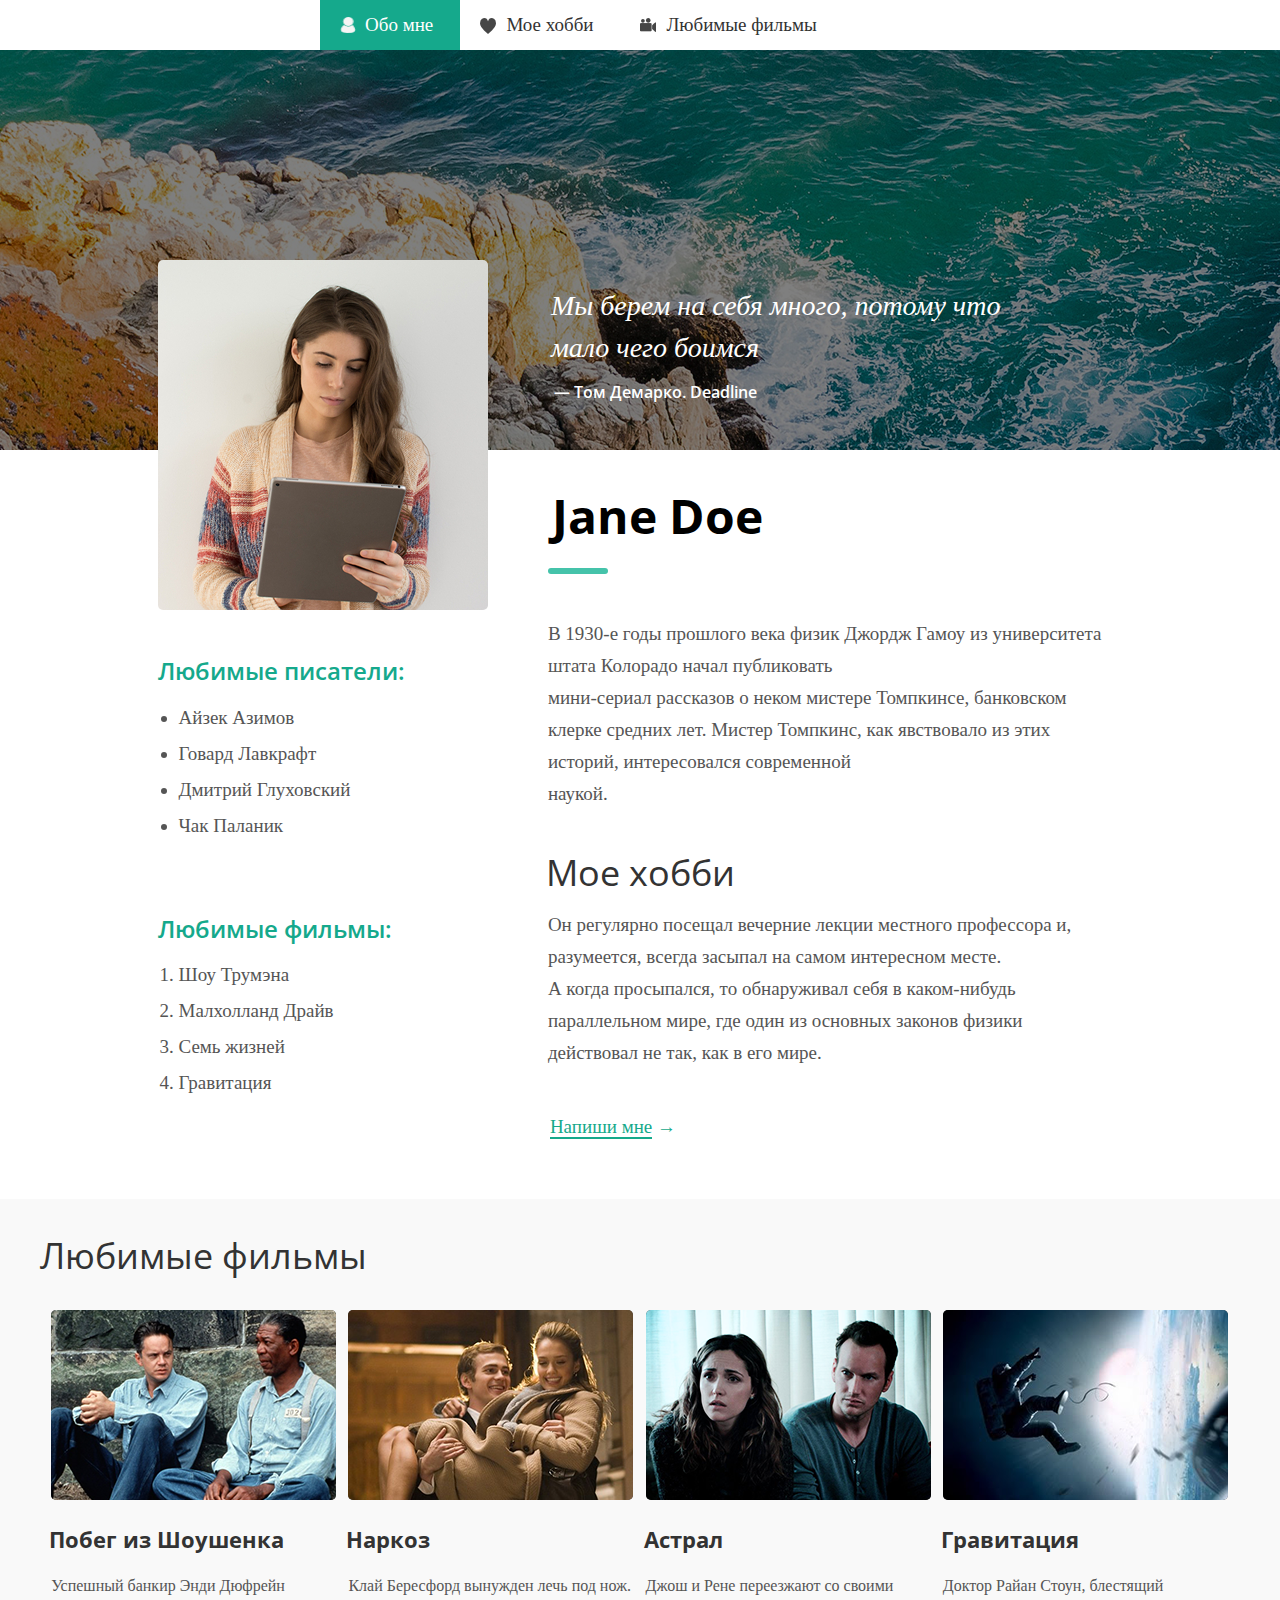
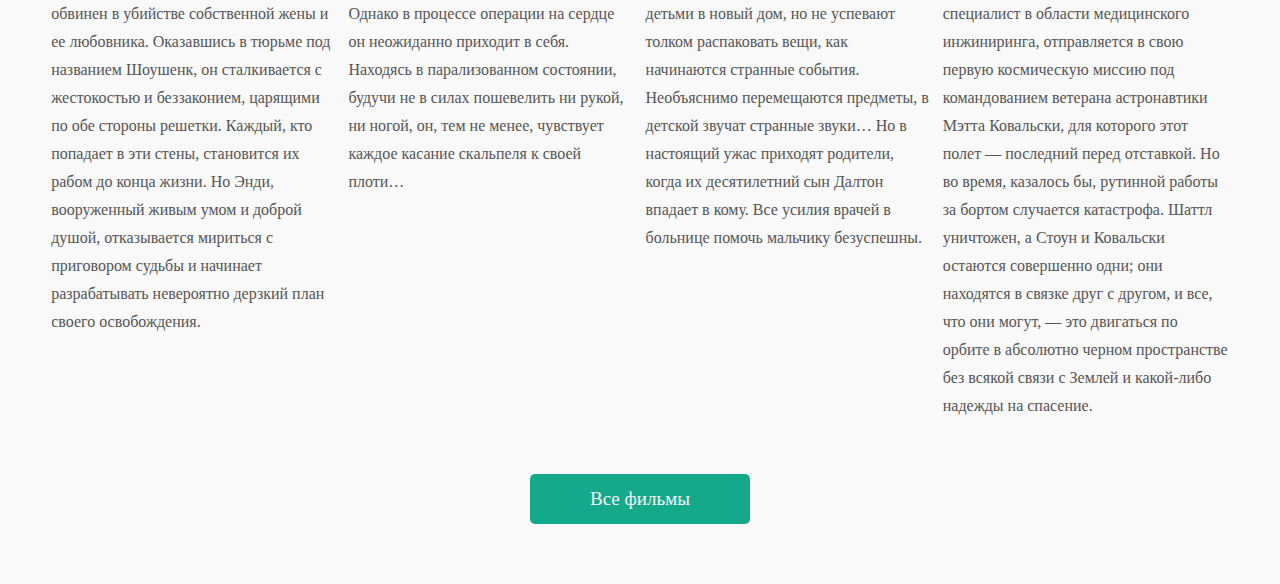
<file: lw6/index.html>
<!DOCTYPE html>
<html lang='ru'>
  <head>
    <meta charset="UTF-8" name="viewport" content="width=device-width, initial-scale=1.0, user-scalable=no" />
    <title>Jhon Doe</title>
    <link href="src/css/style.css" rel="stylesheet" />
    <link href="https://fonts.googleapis.com/css2?family=Open+Sans:wght@300;400;600;700&display=swap" rel="stylesheet" />
  </head>
  <body>
    <div class="flex-container">
      <div class="page-top">
        <nav class="navigation-menu">
          <a class="nav-ref-about" href="#aboutme">
            <img class="about-img" src="src/imgs/icon_about_me.png" alt="aboutme" />
            <h2 class="nav-ref-about__text">Обо мне</h2>
          </a>
          <a class="nav-ref-hobby" href="#hobby">
            <img class="hobby-img" src="src/imgs/icon_hobby.png" alt="hobby" />
            <h2 class="nav-ref-hobby__text">Мое хобби</h2>
          </a>
          <a class="nav-ref-films" href="#films">
            <img class="films-img" src="src/imgs/icon_video.png" alt="film" />
            <h2 class="nav-ref-films__text">Любимые фильмы</h2>
          </a>
        </nav>
        <div class="top-background"></div>
      </div>
      <div class="about-me">
        <div class="about-me-wrapper">
          <div class="about-me-grid">
            <img class="owners-img" src="src/imgs/me.jpg" alt="me" />
            <div class="quote">
              <h2 class="quote__content">
                Мы берем на себя много, потому что мало чего боимся
              </h2>
              <h2 class="quote__author">
                &mdash; Том Демарко. Deadline
              </h2>
            </div>
            <div class="page-owner">
              <h1 class="page-owner__name">
                Jane Doe
              </h1>
              <div class="rectangle"></div>
            </div>
            <div class="sidebar">
              <div class="list-of-authors">
                <h2 class="list-of-authors__header">Любимые писатели: </h2>
                <ul class="list-of-authors__list">
                    <li>Айзек Азимов</li>
                    <li>Говард Лавкрафт</li>
                    <li>Дмитрий Глуховский</li>
                    <li>Чак Паланик</li>
                </ul>
              </div>
              <div class="list-of-films">
                <h2 class="list-of-films__header">Любимые фильмы: </h2>
                <ol class="list-of-films__list">
                    <li>Шоу Трумэна</li>
                    <li>Малхолланд Драйв</li>
                    <li>Семь жизней</li>
                    <li>Гравитация</li>
                </ol>
              </div>
            </div>
            <div class="about-me-text">
              <a name="aboutme"></a>
              <p class="text__about-me">
                  В 1930-е годы прошлого века физик Джордж Гамоу из
                  университета штата Колорадо начал публиковать<br />
                  мини-сериал рассказов о неком мистере Томпкинсе,
                  банковском клерке средних лет. Мистер Томпкинс, как
                  явствовало из этих историй, интересовался современной<br />
                  наукой. 
              </p>
              <h2 class="text-header">Мое хобби</h2>
              <a name="hobby"></a>
              <p class="text__hobby">
                  Он регулярно посещал вечерние лекции местного профессора
                  и, разумеется, всегда засыпал на самом интересном месте.<br /> 
                  А когда просыпался, то обнаруживал себя в каком-нибудь 
                  параллельном мире, где один из основных законов физики 
                  действовал не так, как в его мире. 
              </p>
              <h2 class="ref-container"><a class="ref" href="#feedback">Напиши мне</a> &rarr;</h2>
            </div>
          </div>      
        </div>
      </div>
      <div class="films-area">
        <div class="films-area-wrapper">
          <p><a name="films"></a></p>
          <h2 class="films-area__name">Любимые фильмы</h2>
          <div class="films-area-content">
            <div class="film-container">
              <img class="film-img" src="src/imgs/film1.png" />
              <h2 class="film-name">Побег из Шоушенка</h2>
              <p class="film-description">
                Успешный банкир Энди Дюфрейн 
                обвинен в убийстве собственной 
                жены и ее любовника. Оказавшись в 
                тюрьме под названием Шоушенк, он 
                сталкивается с жестокостью и
                беззаконием, царящими по обе 
                стороны решетки. Каждый, кто 
                попадает в эти стены, становится их 
                рабом до конца жизни. Но Энди, 
                вооруженный живым умом и доброй 
                душой, отказывается мириться с 
                приговором судьбы и начинает 
                разрабатывать невероятно дерзкий 
                план своего освобождения.
              </p>
            </div> 
            <div class="film-container">
              <img class="film-img" src="src/imgs/film2.png" />
              <h2 class="film-name">Наркоз</h2>
              <p class="film-description">
                Клай Бересфорд вынужден лечь под 
                нож. Однако в процессе операции на 
                сердце он неожиданно приходит в 
                себя. Находясь в парализованном 
                состоянии, будучи не в силах 
                пошевелить ни рукой, ни ногой, он, 
                тем не менее, чувствует каждое 
                касание скальпеля к своей плоти…
              </p>              
            </div> 
            <div class="film-container">
              <img class="film-img" src="src/imgs/film3.png" />
              <h2 class="film-name">Астрал</h2>
              <p class="film-description">
                Джош и Рене переезжают со своими 
                детьми в новый дом, но не успевают 
                толком распаковать вещи, как 
                начинаются странные события. 
                Необъяснимо перемещаются 
                предметы, в детской звучат странные 
                звуки… Но в настоящий ужас 
                приходят родители, когда их 
                десятилетний сын Далтон впадает в 
                кому. Все усилия врачей в больнице 
                помочь мальчику безуспешны.
              </p>              
            </div> 
            <div class="film-container">
              <img class="film-img" src="src/imgs/film4.png" />
              <h2 class="film-name">Гравитация</h2>
              <p class="film-description">
                Доктор Райан Стоун, блестящий 
                специалист в области медицинского 
                инжиниринга, отправляется в свою 
                первую космическую миссию под 
                командованием ветерана 
                астронавтики Мэтта Ковальски, для 
                которого этот полет — последний 
                перед отставкой. Но во время, 
                казалось бы, рутинной работы за 
                бортом случается катастрофа. 
                Шаттл уничтожен, а Стоун и 
                Ковальски остаются совершенно 
                одни; они находятся в связке друг с 
                другом, и все, что они могут, — это 
                двигаться по орбите в абсолютно 
                черном пространстве без всякой 
                связи с Землей и какой-либо 
                надежды на спасение.
              </p>              
            </div> 
          </div>
          <a class="film-ref-container" href="#films">
            <h2 class="film-ref-text">Все фильмы</h2>
          </a>
        </div>
      </div>  
  </body>
</html>
</file>
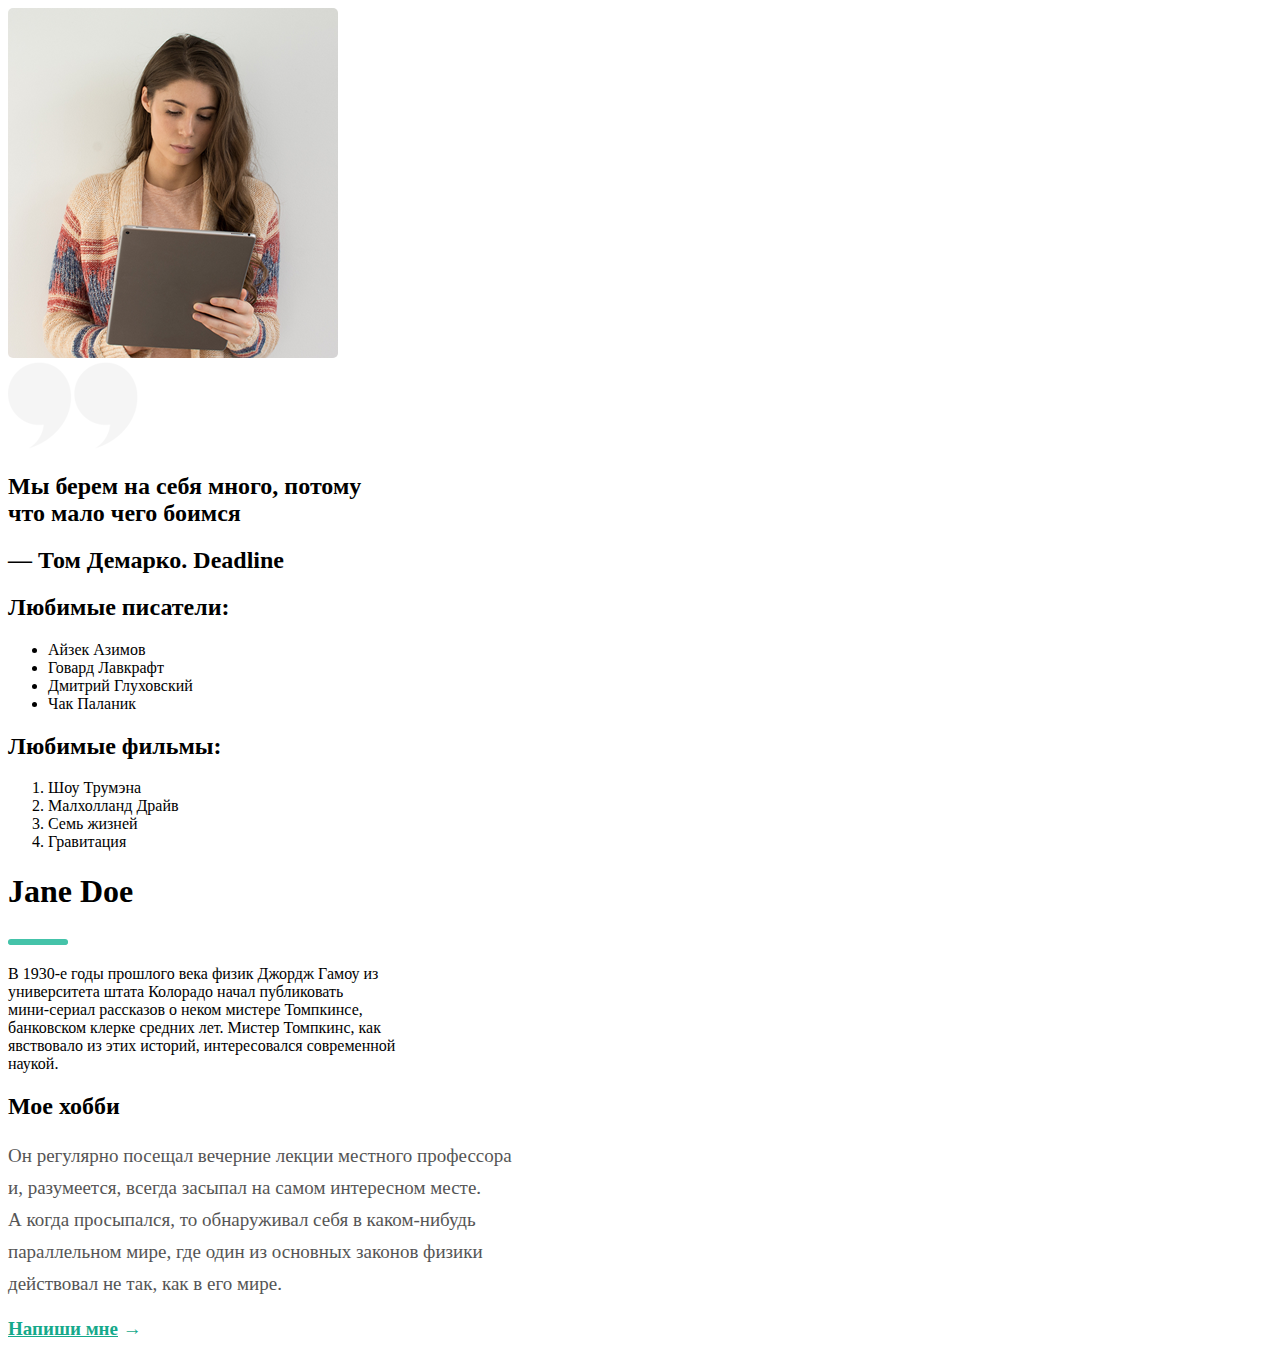
<file: lw5/index1.html>
<!DOCTYPE html>
<html lang='ru'>
  <head>
    <meta charset="UTF-8"/>
    <title>About me</title>
    <link href="css/style1.css" rel="stylesheet"/>
    <link href="https://fonts.googleapis.com/css2?family=Open+Sans:ital,wght@400;600;700&display=swap" rel="stylesheet"/>
  </head>
  <body>
    <img class="photo" src="images/me.png" alt="VK Photo"/>
    <div class="phrase">
      <img src="images/quotes.png" alt="quotes"/>
      <h2 class="phrase__quote">
        Мы берем на себя много, потому<br />
        что мало чего боимся
      </h2>
      <h2 class="phrase__quotes-author">
        — Том Демарко. Deadline
      </h2>
    </div>
    <div>
      <h2 class="list-name">
        Любимые писатели:
      </h2>
      <ul class="list">
        <li>Айзек Азимов</li>
        <li>Говард Лавкрафт</li>
        <li>Дмитрий Глуховский</li>
        <li>Чак Паланик</li>
      </ul>
      <h2 class="list-name">
        Любимые фильмы:
      </h2>
      <ol class="list">
        <li>Шоу Трумэна</li>
        <li>Малхолланд Драйв</li>
        <li>Семь жизней</li>
        <li>Гравитация</li>
      </ol>
    </div>
    <h1 class="owner-name">Jane Doe</h1>
    <img class="rectangle" src="images/figure.png" alt="figure"/>
    <p class="about-me">
      В 1930-е годы прошлого века физик Джордж Гамоу из<br />
      университета штата Колорадо начал публиковать<br />
      мини-сериал рассказов о неком мистере Томпкинсе,<br />
      банковском клерке средних лет. Мистер Томпкинс, как<br />
      явствовало из этих историй, интересовался современной<br />
      наукой.
    </p>
    <h2 class="article-name">
      Мое хобби
    </h2>
    <p class="article">
      Он регулярно посещал вечерние лекции местного профессора<br />
      и, разумеется, всегда засыпал на самом интересном месте.<br /> 
      А когда просыпался, то обнаруживал себя в каком-нибудь<br />
      параллельном мире, где один из основных законов физики<br />
      действовал не так, как в его мире. 
    </p>
    <h2 class="feedback">
      <u>Напиши мне</u> →
    </h2>
  </body>    
</html>
</file>
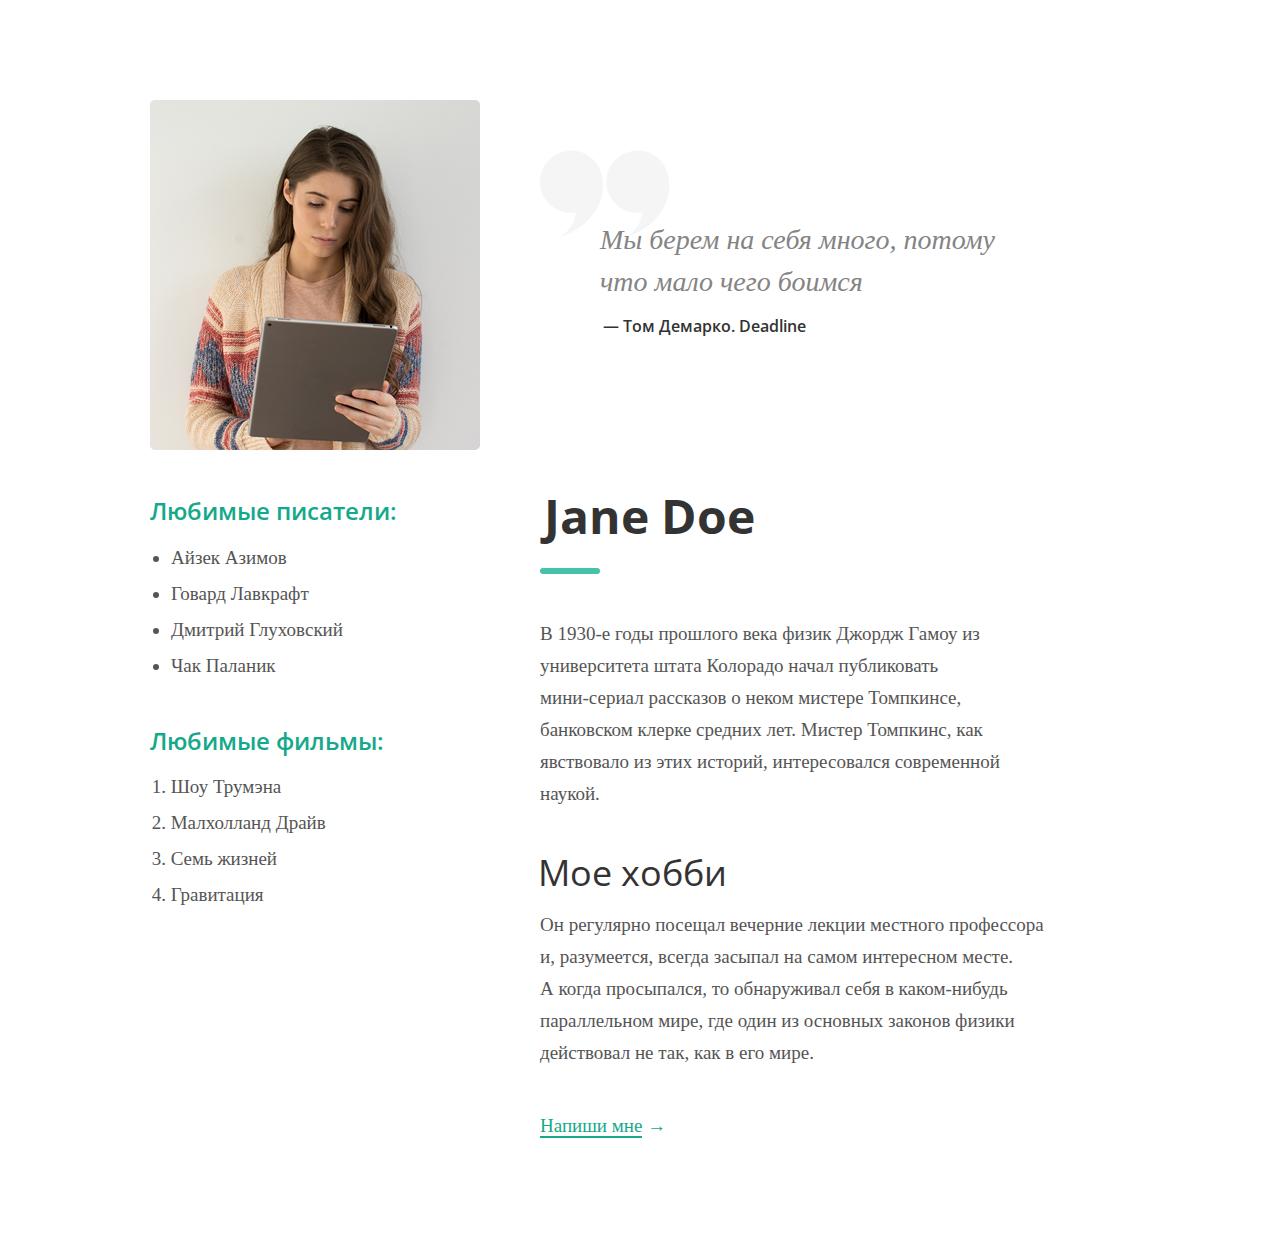
<file: lw5/index2.html>
<!DOCTYPE html>
<html lang='ru'>
  <head>
    <meta charset="UTF-8"/>
    <title>About me</title>
    <link href="css/style2.css" rel="stylesheet"/>
    <link href="https://fonts.googleapis.com/css2?family=Open+Sans:wght@300;400;600;700&display=swap" rel="stylesheet"/>
  </head>
  <body>
    <div class="main">
      <div class="main-topline">
        <img class="main-topline__photo" src="images/me.jpg" alt="My Photo"/>
        <div class="main-topline-quotes">
          <img class="main-topline-quotes__img" src="images/quotes.png" alt="quotes"/>
          <h2 class="main-topline-quotes__quote">
            Мы берем на себя много, потому<br />
            что мало чего боимся
          </h2>
          <h2 class="main-topline-quotes__author">
            — Том Демарко. Deadline
          </h2>
        </div>
        <div class="clear"></div>
      </div>
      <div class="main-bottomline">
        <div class="main-bottomline-lists">
          <h2 class="main-bottomline-lists__title">
          Любимые писатели:
          </h2>
          <ul class="main-bottomline-lists__authors">
            <li>Айзек Азимов</li>
            <li>Говард Лавкрафт</li>
            <li>Дмитрий Глуховский</li>
            <li>Чак Паланик</li>
          </ul>
          <h2 class="main-bottomline-lists__title">
            Любимые фильмы:
          </h2>
          <ol class="main-bottomline-lists__films">
            <li>Шоу Трумэна</li>
            <li>Малхолланд Драйв</li>
            <li>Семь жизней</li>
            <li>Гравитация</li>
          </ol>
        </div>
        <div class="main-bottomline-text">
          <h1 class="main-bottomline-text__owner">Jane Doe</h1>
          <div class="main-bottomline-text__rectangle"></div>
          <p class="main-bottomline-text__aboutme">
            В 1930-е годы прошлого века физик Джордж Гамоу из<br />
            университета штата Колорадо начал публиковать<br />
            мини-сериал рассказов о неком мистере Томпкинсе,<br />
            банковском клерке средних лет. Мистер Томпкинс, как<br />
            явствовало из этих историй, интересовался современной<br />
            наукой.
          </p>
          <h2 class="main-bottomline-text__articlename">
            Мое хобби
          </h2>
          <p class="main-bottomline-text__article">
            Он регулярно посещал вечерние лекции местного профессора<br />
            и, разумеется, всегда засыпал на самом интересном месте.<br /> 
            А когда просыпался, то обнаруживал себя в каком-нибудь<br />
            параллельном мире, где один из основных законов физики<br />
            действовал не так, как в его мире. 
          </p>
          <h2 class="ref-container"><a class="ref" href="#feedback">Напиши мне</a> &rarr;</h2>
        </div>
        <div class="clear"></div>
      </div>  
    </div>
  </body>    
</html>
</file>
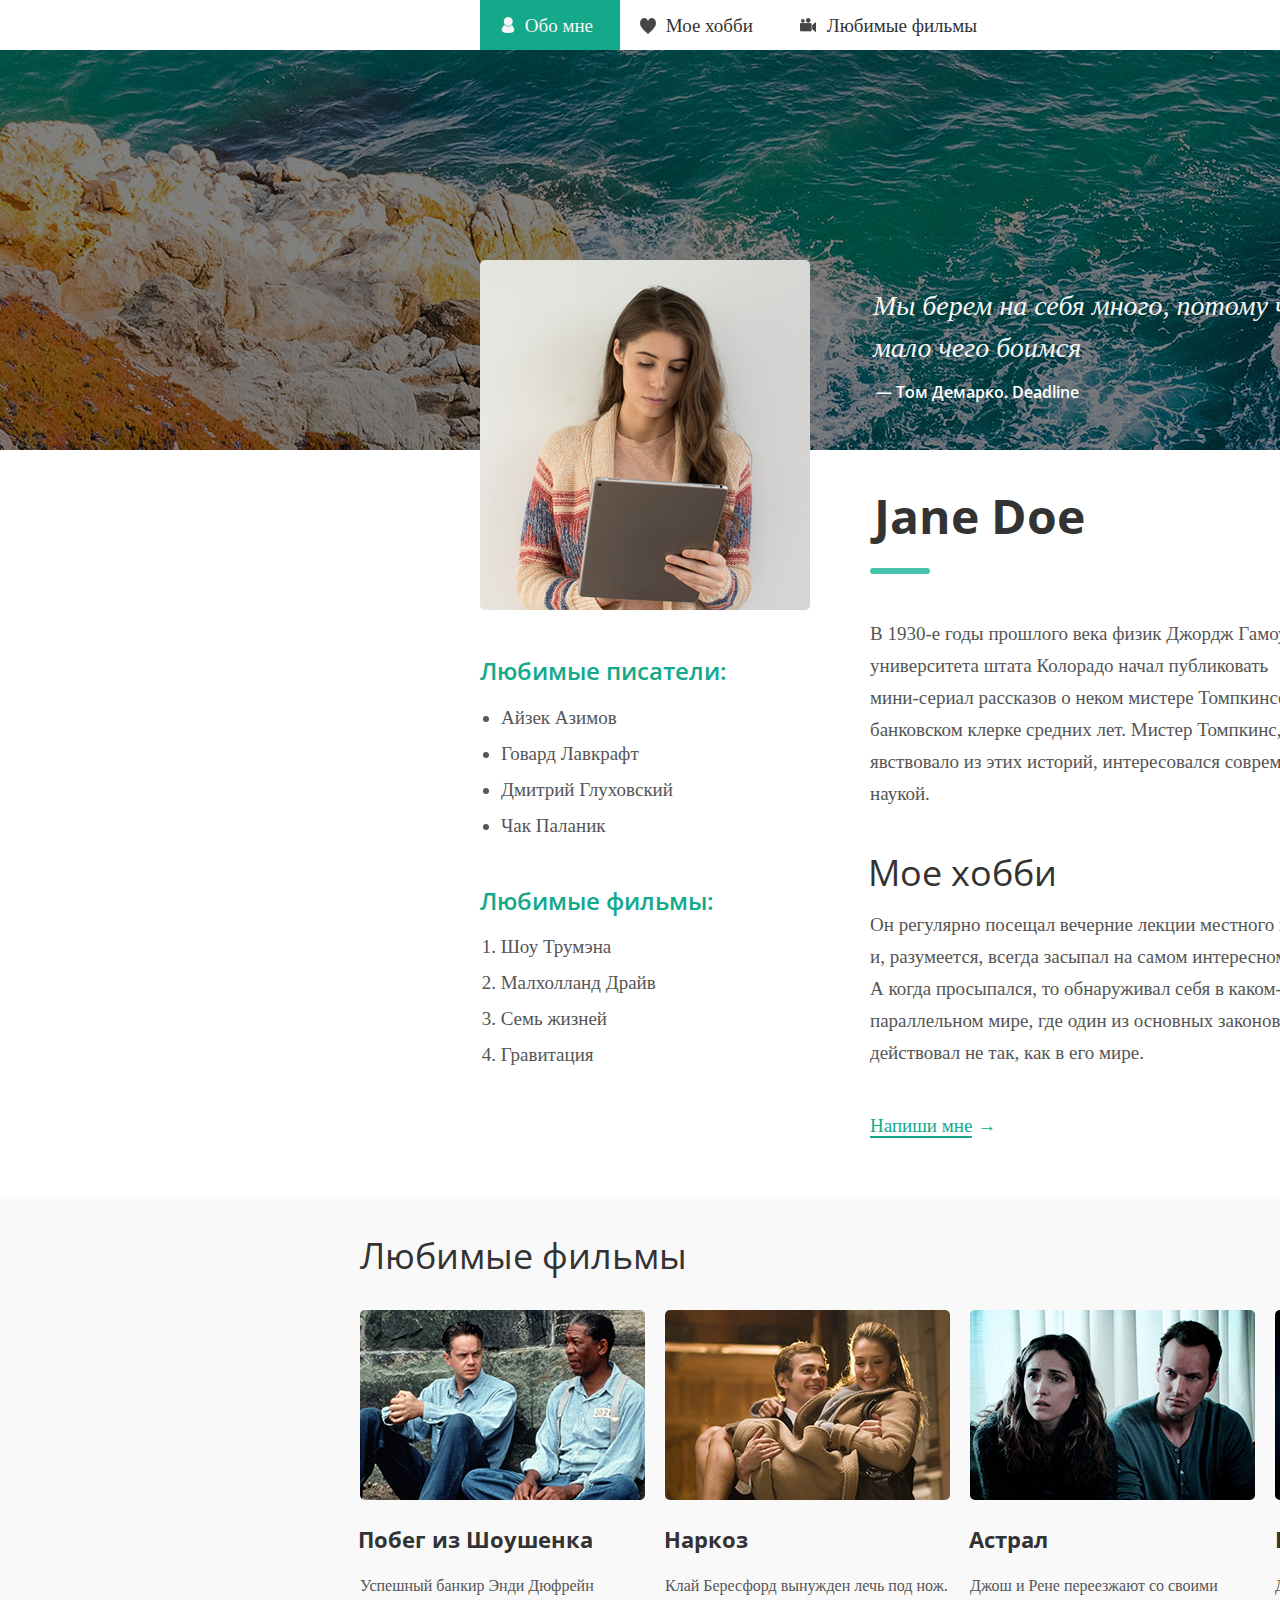
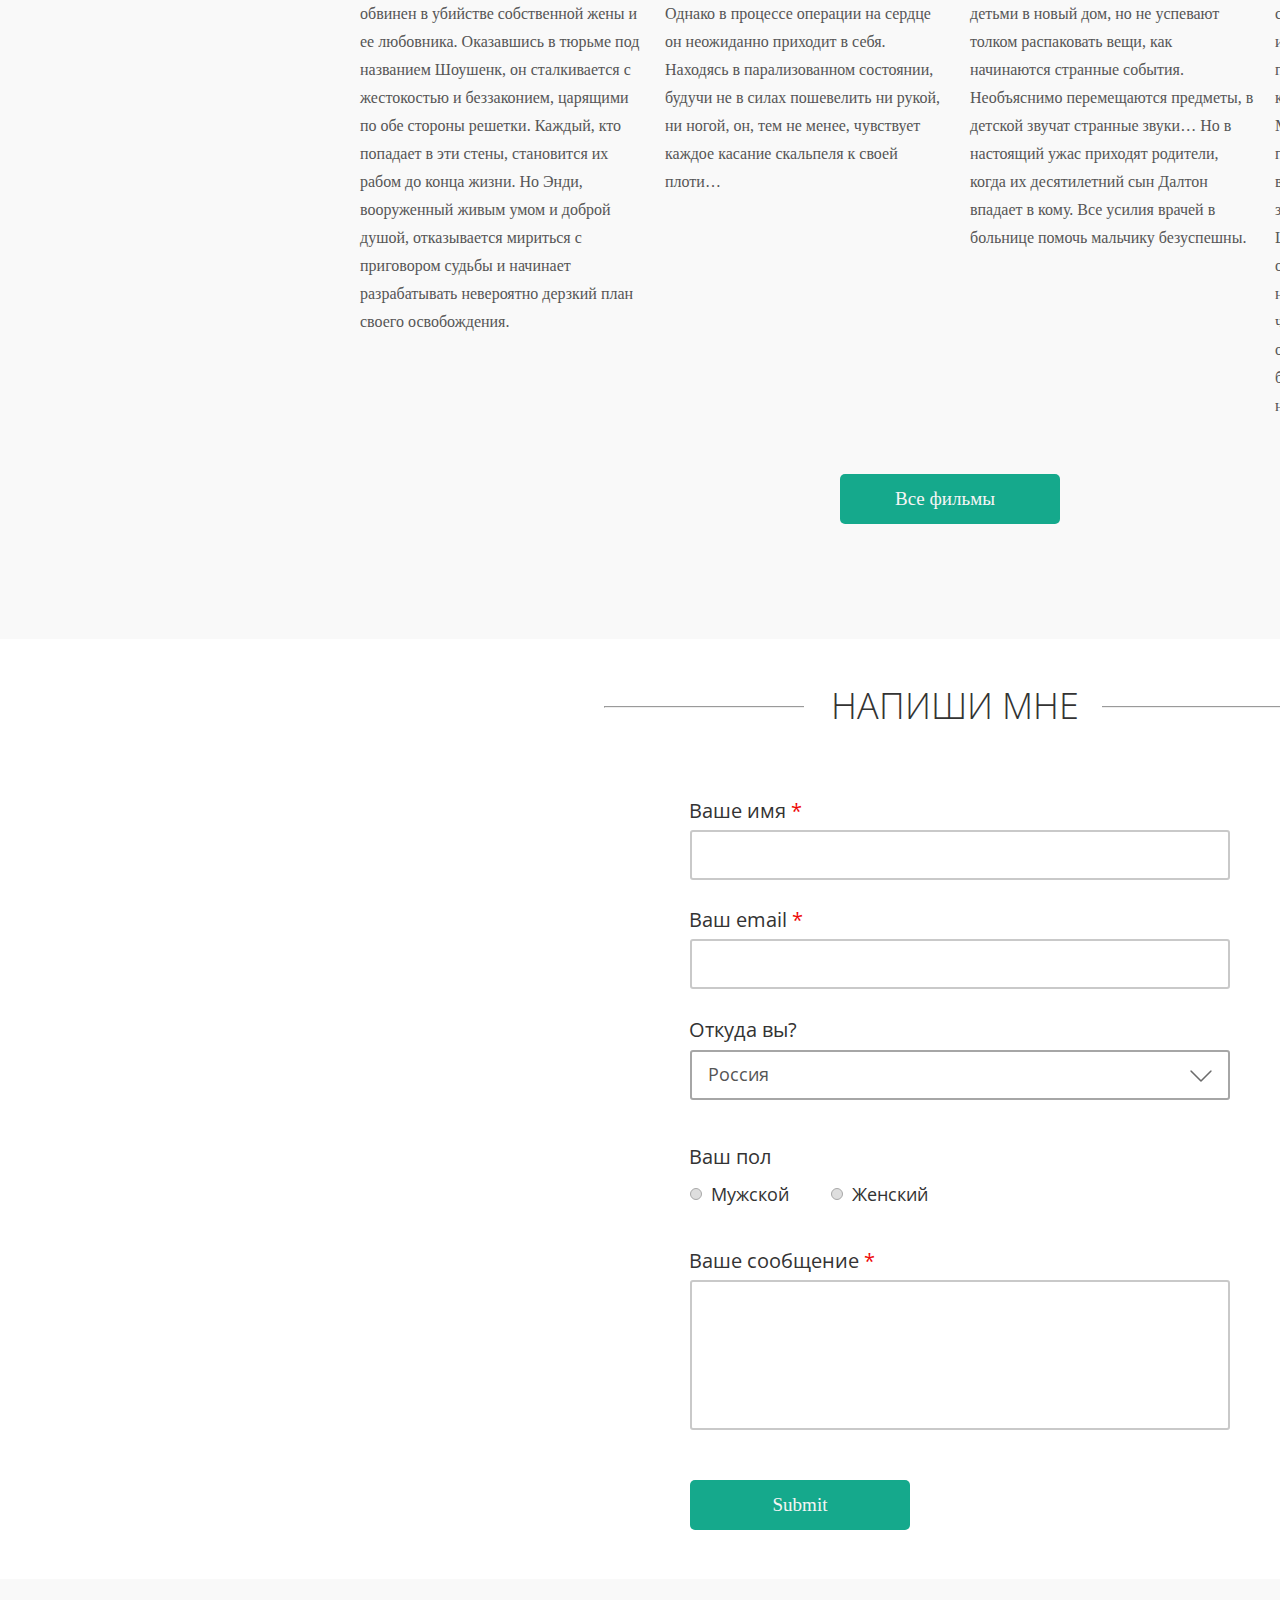
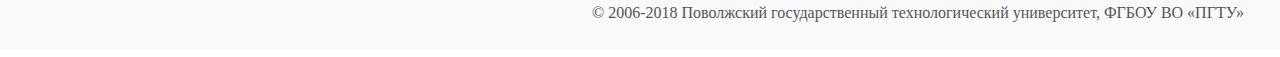
<file: lw5/index3.html>
<!DOCTYPE html>
<html lang='ru'>
  <head>
    <meta charset="UTF-8"/>
    <title>Jhon Doe</title>
    <link href="css/style3.css" rel="stylesheet"/>
    <link href="https://fonts.googleapis.com/css2?family=Open+Sans:wght@300;400;600;700&display=swap" rel="stylesheet" />
  </head>
  <body>
    <div class="page-top">
      <nav class="topmenu">
        <a class="about-me-ref" href="#aboutme">
          <img class="about-me-ref__img" src="images/icon_about_me.png" alt="I" /> Обо мне
        </a>
        <a class="hobby-ref" href="#hobby">
          <img class="hobby-ref__img" src="images/icon_hobby.png" alt="hobby" /> Мое хобби
        </a>
        <a class="film-ref" href="#films">
          <img class="film-ref__img" src="images/icon_video.png" alt="video" /> Любимые фильмы
        </a>
      </nav>
      <div class="background">
        <img class="background__img" src="images/background.jpg" alt="background" />
      </div>
    </div>
    <div class="aboutme">
      <p><a name="aboutme"></a></p>
      <div class="aboutme-topline">
        <img class="aboutme-topline__photo" src="images/me.jpg" alt="Jane Doe" />
        <div class="aboutme-topline-quotes">
          <h2 class="aboutme-topline-quotes__quote">
            Мы берем на себя много, потому что<br />
            мало чего боимся
          </h2>
          <h2 class="aboutme-topline-quotes__author">
            — Том Демарко. Deadline
          </h2>
        </div>
        <h1 class="aboutme-topline__owner">Jane Doe</h1>
        <div class="aboutme-topline__rectangle"></div>
        <div class="clear"></div>
      </div>
      <div class="aboutme-bottomline">
        <div class="aboutme-bottomline-lists">
          <h2 class="aboutme-bottomline-lists__title">
          Любимые писатели:
          </h2>
          <ul class="aboutme-bottomline-lists__authors">
            <li>Айзек Азимов</li>
            <li>Говард Лавкрафт</li>
            <li>Дмитрий Глуховский</li>
            <li>Чак Паланик</li>
          </ul>
          <h2 class="aboutme-bottomline-lists__title">
            Любимые фильмы:
          </h2>
          <ol class="aboutme-bottomline-lists__films">
            <li>Шоу Трумэна</li>
            <li>Малхолланд Драйв</li>
            <li>Семь жизней</li>
            <li>Гравитация</li>
          </ol>
        </div>
        <div class="aboutme-bottomline-text">
          <p class="aboutme-bottomline-text__aboutme">
            В 1930-е годы прошлого века физик Джордж Гамоу из<br />
            университета штата Колорадо начал публиковать<br />
            мини-сериал рассказов о неком мистере Томпкинсе,<br />
            банковском клерке средних лет. Мистер Томпкинс, как<br />
            явствовало из этих историй, интересовался современной<br />
            наукой.
          </p>
          <p><a name="hobby"></a></p>          
          <h2 class="aboutme-bottomline-text__articlename">
            Мое хобби
          </h2>
          <p class="aboutme-bottomline-text__article">
            Он регулярно посещал вечерние лекции местного профессора<br />
            и, разумеется, всегда засыпал на самом интересном месте.<br /> 
            А когда просыпался, то обнаруживал себя в каком-нибудь<br />
            параллельном мире, где один из основных законов физики<br />
            действовал не так, как в его мире. 
          </p>
          <h2 class="ref-container"><a class="ref" href="#feedback">Напиши мне</a> &rarr;</h2>
        </div>
        <div class="clear"></div>
      </div>  
    </div>
    <div class="films-container">
      <div class="movies-wrapper">
        <p><a name="films"></a></p>
        <h2 class="movies-container__header">Любимые фильмы</h2>
        <div class="movies">
          <img class="movies__img" src="images/film1.png" alt="Movie1" />
          <img class="movies__img" src="images/film2.png" alt="Movie2" />
          <img class="movies__img" src="images/film3.png" alt="Movie3" />
          <img class="movies__img" src="images/film4.png" alt="Movie4" />
        </div>
        <div class="movies">
          <h2 class="movies__name">Побег из Шоушенка</h2>
          <h2 class="movies__name">Наркоз</h2>
          <h2 class="movies__name">Астрал</h2>
          <h2 class="movies__name">Гравитация</h2>
        </div>
        <div class="movies">
          <p class="movies__description">
            Успешный банкир Энди Дюфрейн обвинен в убийстве собственной жены и ее любовника.
            Оказавшись в тюрьме под названием Шоушенк, он сталкивается с жестокостью и
            беззаконием, царящими по обе стороны решетки. Каждый, кто попадает в эти стены,
            становится их рабом до конца жизни. Но Энди, вооруженный живым умом и доброй душой,
            отказывается мириться с приговором судьбы и начинает разрабатывать невероятно дерзкий
            план своего освобождения.
          </p>
          <p class="movies__description">
            Клай Бересфорд вынужден лечь под нож. Однако в процессе операции на сердце он неожиданно
            приходит в себя. Находясь в парализованном состоянии, будучи не в силах пошевелить ни рукой,
            ни ногой, он, тем не менее, чувствует каждое касание скальпеля к своей плоти…
          </p>
          <p class="movies__description">
            Джош и Рене переезжают со своими детьми в новый дом, но не успевают толком распаковать вещи,
            как начинаются странные события. Необъяснимо перемещаются предметы, в детской звучат странные звуки…
            Но в настоящий ужас приходят родители, когда их десятилетний сын Далтон впадает в кому.
            Все усилия врачей в больнице помочь мальчику безуспешны.
          </p>
          <p class="movies__description">
            Доктор Райан Стоун, блестящий специалист в области медицинского инжиниринга, отправляется в свою первую
            космическую миссию под командованием ветерана астронавтики Мэтта Ковальски, для которого этот полет —
            последний перед отставкой. Но во время, казалось бы, рутинной работы за бортом случается катастрофа.<br />
            Шаттл уничтожен, а Стоун и Ковальски остаются совершенно одни; они находятся в связке друг с другом, и все,
            что они могут, — это двигаться по орбите в абсолютно черном пространстве без всякой связи с Землей и
            какой-либо надежды на спасение.
          </p>
        </div>
        <div class="movies-button">
          <a class="movies-button__ref" href="#films">
            Все фильмы
          </a>
        </div>  
      </div>
    </div>
    <div class="form">
       <div class="form-container">
         <p><a name="feedback"></a></p>
         <div class="form-container-header">
           <hr />
           <h2 class="form-container-header__text"> &shy; &shy; &shy; НАПИШИ МНЕ</h2>
         </div>
         <form class="feedback-area">
           <div class="name-area">
             <div class="name-area-text">
               <h2 class="field-name">Ваше имя</h2>
               <h2 class="field-name-star">*</h2>
             </div>
             <input class="input-field" type="text" name="name" />
           </div>
           <div class="email-area">
             <div class="email-area-text">
               <h2 class="field-name">Ваш email</h2>
               <h2 class="field-name-star">*</h2>
             </div>  
             <input class="input-field" type="text" name="email" />
           </div>
           <div class="country-area">  
             <h2 class="field-name">Откуда вы?</h2>
             <select class="select-field">
               <option class="select-option" value="ru">Россия</option>
               <option class="select-option" value="cn">Китай</option>
               <option class="select-option" value="us">США</option>
               <img src="images/arrow_down.png" alt="arrow" />
             </select>
           </div>
           <div class="gender-area">  
             <h2 class="field-name">Ваш пол</h2>
             <div class="type-radio">
               <div class="type-radio-gender">
                 <input class="type-radio__input" type="radio" id="genderMale" name="gender" value="male" />
                 <label class="type-radio__label" for="genderMale">Мужской</label>
               </div>
               <div class="type-radio-gender">
                 <input class="type-radio__input" type="radio" id="genderFemale" name="gender" value="female" />
                 <label class="type-radio__label" for="genderFemale">Женский</label>
               </div>
             </div>  
           </div>
           <div class="messagebox-area">  
             <div class="messagebox-area-text">
               <h2 class="field-name">Ваше сообщение</h2>
               <h2 class="field-name-star">*</h2>
             </div>
             <textarea class="messagebox-area__input" name="text"></textarea>
           </div>  
           <input class="submit-button" type="submit" />
         </form>
       </div>
    </div>
    <div class="footer">
      <footer class="footer__text">
        © 2006-2018 Поволжский государственный технологический университет, ФГБОУ ВО «ПГТУ»
      </footer>
    </div>
  </body>    
</html>
</file>
<file: lw6/src/css/style.css>
*
{
    margin: 0 0 0 0;
}
.flex-container 
{
    display: flex;
    flex-flow: column nowrap;
}
.navigation-menu
{
    display: flex;
    flex-wrap: nowrap;
    min-height: 50px;
    margin: auto 25%;
}
.nav-ref-about,
.nav-ref-hobby,
.nav-ref-films
{
    display: flex;
    flex-flow: row nowrap;
    align-items: center;
    text-decoration: none;
}
.nav-ref-about
{
    background-color: #15a98c;
    min-width: 140px;
}
.nav-ref-about:hover
{
    background-color: #098d71;
}
.nav-ref-hobby
{
    min-width: 170px;
}
.nav-ref-films
{
    min-width: 220px;
}
.about-img,
.hobby-img,
.films-img
{
    width: 16px;
    height: 16px;
}
.about-img
{
    margin: 0 9px 0px 20px;
}
.hobby-img
{
    margin: 1px 10.4px 0 20px;
}
.films-img
{
    margin: 0 10.4px 0 10px;
}
.nav-ref-about__text,
.nav-ref-hobby__text,
.nav-ref-films__text
{
    font-weight: 100;
    font-size: 19px;
    font-family: "Georgia";    
}
.nav-ref-about__text
{
    color: white;
}
.nav-ref-hobby__text,
.nav-ref-films__text
{
    color: #333333;;  
}
.top-background
{
    margin-bottom: -190px;
    min-height: 400px;
    max-height: 400px;
    background-image: url("../imgs/background.jpg");
    box-shadow: 0 0 0 300px #00000080 inset;    
}

.about-me
{
    padding: 0 20px 0 15px; 
}
.about-me-wrapper
{ 
    max-width: 960px;
    margin: 0 auto;
}
.about-me-grid
{
    max-width: 950px;
    display: grid;
    grid-column-gap: 3.9em;
    grid-template-areas: 
        'owners-img quote'
        'owners-img page-owner'
        'sidebar about-me-text'
    ;
}
.owners-img
{
    grid-area: owners-img;
}
.quote
{
    grid-area: quote;
}
.page-owner
{
    grid-area: page-owner;
}
.list-of-authors
{
    grid-area: list-of-authors;
}
.list-of-films
{
    grid-area: list-of-films;
    margin-top: -70px;
}
.sidebar
{
    grid-area: sidebar;
    display: grid;
    grid-template-areas: 
        'list-of-authors'
        'list-of-films'
    ;
}

.about-me-text
{
    grid-area: about-me-text;
}    
.owners-img
{
    border-radius: 5px;
    justify-self: center;
}
.quote
{
    max-width: 510px;
    align-self: center;
    margin-left: 1px;
}
.quote__content
{
    margin-top: 7px;
    line-height: 42px;
    font-size: 28px;
    font-weight: 100;
    color: white;
    font-style: italic;
    font-family: "Georgia";    
}
.quote__author
{
    margin-top: 12px;
    color: white;
    margin-left: 3px;
    font-size: 16px;
    font-weight: 600;
    font-family: "Open Sans";    
}
.page-owner
{
    max-width: 220px;
}
.page-owner__name
{
    margin-top: 62px;
    margin-left: 2px;
    font-size: 48px;
    font-weight: 700;
    font-family: "Open Sans";    
}
.rectangle
{
    margin-left: -2px;
    margin-top: 20px;
    width: 60px;
    height: 6px;
    border-radius: 3px;
    background-color: #45c3aa;    
}

.sidebar
{
    margin-top: 0px;
}
.list-of-authors__header,
.list-of-films__header
{
    font-size: 24px;
    line-height: 32px;
    color: #15a98c;
    font-weight: 600;
    font-family: "Open Sans";    
}
.list-of-authors__list,
.list-of-films__list
{
    font-size: 19px;
    line-height: 36px;
    color: #555555;
    font-family: "Georgia";    
}
.list-of-authors__header
{
    padding-top: 45px;
    padding-left: 0.3px;
}
.list-of-films__header
{
    margin-top: 41px;
}
.list-of-authors__list
{
    padding: 0;
    margin-top: 13px;
    margin-left: 21px;    
}
.list-of-films__list
{
    padding: 0;
    margin-top: 12px;
    margin-left: 21px;
}
.text__about-me,
.text__hobby
{
    font-size: 19px;
    line-height: 32px;
    color: #555555;
    font-family: "Georgia";
}
.text__about-me
{
    margin: 8px 0 0 -2px;    
}
.text-header
{
    margin: 42px 0 0 -4px;
    font-size: 36px;
    line-height: 42px;
    color: #333333;
    font-weight: 400;
    font-family: "Open Sans";    
}
.text__hobby
{
    margin: 15px 0 0 -2px;
}
.ref-container
{
    margin-top: 42.2px;
    margin-bottom: 56px;
    font-size: 19px;
    color: #15a98b;
    font-family: "Georgia";     
}
.ref
{
    line-height: 32px;
    text-decoration: none;
    color: #15a98b;
    font-family: "Georgia"; 
    font-weight: 400;
    border-bottom: #15a98b solid 2px;   
}
.ref:hover,
.ref-container:hover
{
    color: #098d72;  
}

.films-area
{
    background-color: #f9f9f9;
    padding: 0 20px 0 20px;
}
.films-area-wrapper
{
    display: flex;
    flex-flow: column nowrap;
    margin-top: 36px;  
    padding: 0 20px 0 20px;
}
.films-area__name
{
    font-size: 36px;
    line-height: 42px;
    color: #333333;
    font-weight: 400;
    font-family: "Open Sans";
}

.films-area-content
{
    min-width: 100%;
    display: flex;
    flex-flow: row wrap;
    margin-top: 33px;
    margin-left: -28px;
    padding-left: 27px;
    padding: 0 0 0 27px;
    justify-content: space-evenly;
}

.film-img
{
    width: 285px;
    height: 190px;
    border-radius: 5px;
    background-color: #464646;    
}
.film-name
{
    margin: 2px 0 0 -2px;
    font-size: 22px;
    line-height: 66px;
    color: #333333;
    font-weight: 700;
    font-family: "Open Sans";    
}
.film-description
{
    max-width: 285px;
    font-size: 16px;
    line-height: 28px;
    color: #555555;
    font-family: "Georgia";
}
.film-ref-container
{
    align-self: center;
    margin-top: 54px;
    margin-bottom: 60px;
    min-width: 220px;
    max-width: 220px;  
    text-decoration: none;
    background-color: #15a98c;
    border-radius: 5px;    
}
.film-ref-container:hover
{
    background-color: #098d72;  
}
.film-ref-text
{
    text-align: center;
    font-weight: 100;
    font-size: 19px;
    line-height: 50px;
    color: #f5f5f5;
    font-family: "Georgia";    
}

.form
{
    padding: 0 20px 0 20px;
}
.form-flex-container,
.form-work-area
{
    display: flex;
    flex-flow: column nowrap;
}
.form-header
{
    margin-top: 46px;
    display: flex;
    flex-flow: row nowrap;
    justify-content: center;    
}
.form-header__line-first,
.form-header__line-second
{
    min-width: 190px;
    height: 0px;
    align-self: center;
}
.form-header__line-first
{
    margin-right: 27px;
    padding-left: 10px;
}
.form-header__line-second
{
    margin-left: 23px;
    padding-right: 10px;
}
.form-header__text
{
    min-width: 247.5px;
    font-size: 36px;
    line-height: 42px;
    color: #333333;
    font-weight: 300;
    font-family: "Open Sans";
    margin: -1px 0 0 -2px;    
}
.form-work-area
{
    margin: 68px 0 0 11px;
    width: 541px;
    align-items: center;
    align-self: center;
}
.label-text,
.label-text-country,
.label-text-gender
{
    align-self: flex-start;
    font-size: 20px;
    line-height: 32px;
    color: #333333;
    font-weight: 400;
    font-family: "Open Sans";    
}
.label-text::after
{
    margin-left: 5px;
    content: "*";
    color: #ee0707;
}
.input-text
{
    align-self: start;
    outline: none; 
    margin: 3px 0px 24.3px 1px;
    padding-left: 18px;
    min-width: 95.4%;
    height: 44px;
    border-radius: 3px;
    background-color: #fff;
    border: 2px solid #c9c9c9; 
    font-size: 15px;
    font-weight: 400;
    font-family: "Open Sans";        
}
.select-country
{
    margin: 4px 0 41px 0;
    padding-left: 16.4px;
    outline: none;
    cursor: pointer;
    appearance: none;   
    height: 50px;
    min-width: 540px;
    border-radius: 3px;
    background-color: #fff;
    border: 2px solid #c9c9c9;
    text-align: center;
    font-size: 18px;
    font-weight: 400;
    font-family: "Open Sans";  
}
.option-value
{
    max-width: 100%;
}

.radio-gender
{
    min-width: 100%;
    margin-bottom: 31px;
    height: 41px;
    align-self: flex-start;
    display: flex;
    flex-flow: row nowrap;
    align-items: center;
}
.input-radio
{
    margin-right: 8.4px;   
}
.label-radio
{
    margin-right: 40px;
    font-size: 18px;
    line-height: 32px;
    color: #333333;
    font-weight: 400;
    font-family: "Open Sans";    
}
.text-area-container
{
    max-width: 100%;
}
.textarea
{
    margin: 3px 0 46px 0px;
    min-width: 532px;
    height: 142px;
    outline: none;
    resize: none;
    border-radius: 3px;
    background-color: #fff;
    border: 2px solid #c9c9c9;
    font-size: 18px;
    font-weight: 400;
    font-family: "Open Sans";    
}
.textarea:focus,
.input-text:focus,
.select-country:focus
{
    border: 2px solid #15a98c;
}
.submit-button
{
    margin-left: 1px;
    margin-bottom: 50px;
    align-self: flex-start;
    cursor: pointer;
    width: 220px;
    height: 50px;
    border-radius: 5px;
    background-color: #15a98c;   
    font-size: 19px;
    line-height: 32px;
    color: #f5f5f5;
    font-family: "Georgia";
    border: none;     
}
.submit-button:hover
{
    background-color: #098d71;    
}
.footer
{
    min-height: 70px;
    background-color: #f9f9f9;    
}
.footer__text
{
    margin-top: 17px;
    text-align: center;
    font-size: 16px;
    line-height: 32px;
    color: #555555;
    font-family: "Georgia";
}
@media screen and (max-width: 3000px)
{
    .select-country
    {
        background: url('../imgs/arrow_down.png') no-repeat right center;   
        background-position-x: 498px;
        background-position-y: 18px;
    }    
}
@media screen and (max-width: 1024px)
{
    .about-me-grid
    {
        grid-template-areas: 
            'owners-img quote'
            'owners-img page-owner'
            'sidebar about-me-text'
        ;
        grid-row-gap: 15px;
    }
    .quote,
    .sidebar,
    .about-me-text
    {
        justify-self: center;
    }
    .about-me
    {
        margin-top: -180px;
    }
    .page-owner__name
    {
        color: #fff;
    }
    .quote
    {
        padding: 0 20px 0 20px;
    }
    .films-area-wrapper
    {
        padding: 0;
    }
    .film-container
    {
        margin-top: 60px;    
    }
}
@media screen and (max-width: 920px)
{
    .about-me-grid
    {
        grid-template-columns: 1fr;
        grid-template-areas: 
            'quote'
            'owners-img'
            'sidebar'
            'page-owner'
            'about-me-text'
        ;
    }
    .page-owner__name
    {
        color: #333;
        justify-self: center;
    }
    .page-owner
    {
        justify-self: center;
    }
    .ref-container
    {
        margin-left: 28%;
    }
    .sidebar
    {
        grid-template-areas: 'list-of-authors list-of-films';
        grid-column-gap: 3.9em;
        align-items: end;
    }
    .films-area__name
    {
        text-align: center;
    }
}

@media screen and (max-width: 768px)
{
    .navigation-menu
    {
        flex-flow: column wrap;
        min-width: 100%;
        margin: 0;
    }
    .nav-ref-about,
    .nav-ref-hobby,
    .nav-ref-films
    {
        min-height: 50px;
        justify-content: center;
    }
    .about-me
    {
        margin-top: -180px;
    }
    .text-header
    {
        text-align: center;
    }
    .text__about-me,
    .text__hobby
    {
        padding: 0 50px 0 50px;
        text-align: center;
    }
    .ref-container
    {
        text-align: center;
        margin-left: 0;
    }
    .films-area__name
    {
        align-self: center;
    }
    .form-header__line-first,
    .form-header__line-second
    {
        min-width: 150px;
    }
}
@media screen and (max-width: 698px)
{
    .form-header__line-first,
    .form-header__line-second
    {
        min-width: 100px;
    }
}
@media screen and (max-width: 590px) 
{
    .sidebar
    {
        grid-template-areas: 
            'list-of-authors'
            'list-of-films'
        ;
        grid-row-gap: 4em;
    }
}

@media screen and (max-width: 570px)
{
    .input-text
    {
        min-width: 95.8%; 
    }
    .form-work-area,
    .select-country
    {
        max-width: 440px;
    }
    .select-country
    {
        min-width: 101%;
        margin-left: 6px;
        background: url('../imgs/arrow_down.png') no-repeat right center;   
        background-position-x: 398px;
        background-position-y: 18px;
    }
    .textarea
    {
        min-width: 437.19px;
    }    
}
@media screen and (max-width: 480px)
{
    .form-header__line-first,
    .form-header__line-second
    {
        min-width: 20px;
    }
    .form-work-area
    {
        max-width: 320px;
    }
    .form-work-area
    {
        margin: 68px 0 0 -14px;
    }
    .select-country
    {
        min-width: 102.6%;
        margin-left: 12px;
        background: url('../imgs/arrow_down.png') no-repeat right center;
        background-position-x: 288px;
        background-position-y: 18px;
    }
    .textarea
    {
        min-width: 321.19px;
    }  
}
@media screen and (max-width: 360px)
{
    .form-header__line-first,
    .form-header__line-second
    {
        display: none;
    }
}
@media screen and (max-width: 320px)
{
    .owners-img
    {
        max-width: 95%;
    }
    .films-area-content
    {
        margin-left: -27px;
    }   
    .form-work-area
    {
        max-width: 240px;
    }
    .form-work-area
    {
        margin: 68px 0 0 -14px;
    }
    .select-country
    {
        min-width: 105.8%;
        margin-left: 15px;
        background: url(../imgs/arrow_down.png) no-repeat right center;
        background-position-x: 208px;
        background-position-y: 18px;
    }
    .textarea
    {
        min-width: 246.19px;
    }   
}
@media screen and (max-width: 280px)
{
    .film-img
    {
        width: 230px;
        height: 160px;
    }    
    .films-area-content
    {
        margin-left: -24px;
    }    
}
</file>
<file: lw5/css/style1.css>
.photo
{
    border-radius: 5px; 
}
.clear
{
    clear: both;
}
.quote
{
    font-size: 28px;
    line-height: 42px;
    color: #848484;
    font-weight: 400;
    font-style: italic;
    font-family: "Georgia";    
}
.author
{
    font-size: 16px;
    line-height: 42px;
    color: #333333;
    font-weight: 600;
    font-family: "Open Sans";    
}
.title
{
    font-size: 24px;
    line-height: 32px;
    color: #15a98c;
    font-weight: 600;
    font-family: "Open Sans";    
}
.content
{
    font-size: 19px;
    line-height: 36px;
    color: #555555;
    font-family: "Georgia";    
}
.owner
{
    font-size: 48px;
    line-height: 42px;
    color: #333333;
    font-weight: 700;
    font-family: "Open Sans";    
}
.rectangle
{
    width: 60px;
    height: 6px;
    border-radius: 3px;
    background-color: #45c3aa;    
}
.articlename
{
    font-size: 36px;
    line-height: 42px;
    color: #333333;
    font-weight: 400;
    font-family: "Open Sans";    
}
.article
{
    font-size: 19px;
    line-height: 32px;
    color: #555555;
    font-family: "Georgia";    
}
.feedback
{
    width: 180px;
    font-size: 19px;
    line-height: 20px;
    color: #15a98b;
    font-family: "Georgia";    
}
.feedback__text
{
    float: left;
    margin: 0 10px 0 0;
    border-bottom: #15a98b solid 1px;   
}
.feedback__arrow
{
    color: #15a98b;
    font-family: "Georgia";  
}
.feedback:hover
{
    font-size: 19px;
    line-height: 20px;
    color: #098d72;
    font-family: "Georgia";    
}
.feedback__arrow:hover
{
    color: #098d72;
    font-family: "Georgia";    
}
</file>
<file: lw5/css/style2.css>
.main
{
    margin: 100px auto;
    height: 1040px;
    width: 1000px;
}
.main-topline
{
    margin: auto 10px;
    height: 350px;
    width: 960px;
}
.main-topline__photo
{
    float: left;
    border-radius: 5px; 
}
.main-topline-quotes
{
    margin: auto 390px;
    height: 200px;
    width: 570px;
}
.main-topline-quotes__img
{
    margin: 50px auto;
}
.main-topline-quotes__quote
{
    margin: -72px 0 0 60px;
    font-size: 28px;
    line-height: 42px;
    color: #848484;
    font-weight: 300;
    font-style: italic;
    font-family: "Georgia";    
}
.main-topline-quotes__author
{
    margin: 2px 0 0 63px;
    font-size: 16px;
    line-height: 42px;
    color: #333333;
    font-weight: 600;
    font-family: "Open Sans";    
}
.main-bottomline
{
    height: 640px;
    width: auto;
}
.main-bottomline-lists
{
    float: left;
    margin: auto 10px;
    height: auto;
    width: 330px;
}
.main-bottomline-lists__title
{
    margin: 0 0 13px 0;
    font-size: 24px;
    line-height: 32px;
    color: #15a98c;
    font-weight: 600;
    font-family: "Open Sans";    
}
.main-bottomline-lists__authors
{
    margin: 0 0 41px 21px;
    padding: 0 0 0 0;
    font-size: 19px;
    line-height: 36px;
    color: #555555;
    font-family: "Georgia";    
}
.main-bottomline-lists__films
{
    margin: -1px 0 41px 20.7px;
    padding: 0 0 0 0;
    font-size: 19px;
    line-height: 36px;
    color: #555555;
    font-family: "Georgia";    
}
.main-bottomline-text
{
    margin: 45px 0 0 404px;
    height: auto;
    width: 570px;
}
.main-bottomline-text__owner
{
    font-size: 48px;
    line-height: 42px;
    color: #333333;
    font-weight: 700;
    font-family: "Open Sans";    
}
.main-bottomline-text__rectangle
{
    margin: -1px 0 0 -4px;
    width: 60px;
    height: 6px;
    border-radius: 3px;
    background-color: #45c3aa;    
}
.main-bottomline-text__aboutme
{
    margin: 44px 0 0 -4px;;
    font-size: 19px;
    line-height: 32px;
    color: #555555;
    font-family: "Georgia";    
}
.main-bottomline-text__articlename
{
    margin: 42px 0px 0 -6px;
    font-size: 36px;
    line-height: 42px;
    color: #333333;
    font-weight: 400;
    font-family: "Open Sans";    
}
.main-bottomline-text__article
{
    margin: 15px 0 0 -4px;;
    font-size: 19px;
    line-height: 32px;
    color: #555555;
    font-family: "Georgia";    
}
.ref-container
{
    width: 140px;
    margin: 41px 0 0 -4px;
    font-size: 19px;
    color: #15a98b;
    font-family: "Georgia";     
}
.ref
{
    line-height: 32px;
    text-decoration: none;
    color: #15a98b;
    font-family: "Georgia"; 
    font-weight: 400;
    border-bottom: #15a98b solid 2px;   
}
.ref:hover,
.ref-container:hover
{
    color: #098d72;  
}
.clear
{
    clear: both;
}
</file>
<file: lw5/css/style3.css>
.page-top
{
    margin: -8px 0 0 -8px;
    height: 450px;
    width: 1920px;
}
.topmenu
{
    display: flex;
    margin: auto 480px;
    height: 50px;
    width: 600px;
}
.about-me-ref
{
    width: 140px;
    text-decoration: none;
    background-color: #15a98c;
    font-size: 19px;
    font-weight: 400;
    color: #f5f5f5;
    font-family: "Georgia";    
}
.about-me-ref__img
{
    margin: 17px 5px -1px 21px;
}
.about-me-ref:hover
{
    background-color: #098d72;      
}
.hobby-ref
{
    width: 180px;
}
.film-ref
{
    width: 195px;  
}
.hobby-ref__img
{
    margin: 18px 5px -2px 20px;
}
.hobby-ref,
.film-ref
{
    text-decoration: none;
    font-size: 19px;
    font-weight: 400;
    color: #333333;
    font-family: "Georgia";      
}
.film-ref__img
{
    margin: 17px 6px -1px 0;
}
.background
{
    position: absolute;
    z-index: -1;
    height: 400px;
    width: 1920px;
    background-color: black;    
}
.background__img
{
    opacity: .5;
}
.aboutme
{
    margin: -450px 0 0 462px;
    height: 915px;
    width: 950px;
}
.aboutme-topline
{
    margin: auto 10px;
    height: 350px;
    width: 960px;
}
.aboutme-topline__photo
{
    float: left;
    margin: -25px 0 0 0;
    border-radius: 5px; 
}
.aboutme-topline-quotes
{
    margin: auto 390px;
    height: 200px;
    width: 570px;
}
.aboutme-topline-quotes__quote
{
    margin: 285px 0 0 3px;
    font-size: 28px;
    line-height: 42px;
    color: #f5f5f5;
    font-weight: 300;
    font-style: italic;
    font-family: "Georgia";    
}
.aboutme-topline-quotes__author
{
    margin: 2px 0 0 6px;
    font-size: 16px;
    line-height: 42px;
    color: #ffffff;
    font-weight: 600;
    font-family: "Open Sans";    
}
.aboutme-topline__owner
{
    margin: 10px 0 0 394px;
    font-size: 48px;
    line-height: 42px;
    color: #333333;
    font-weight: 700;
    font-family: "Open Sans";    
}
.aboutme-topline__rectangle
{
    margin: 31px 0 0 390px;
    width: 60px;
    height: 6px;
    border-radius: 3px;
    background-color: #45c3aa;    
}
.aboutme-bottomline
{
    margin: 45px 0 0 0;
    height: 580px;
    width: auto;
}
.aboutme-bottomline-lists
{
    float: left;
    margin: 37px 0 0 10px;
    height: auto;
    width: 330px;
}
.aboutme-bottomline-lists__title
{
    margin: 0 0 13px 0;
    font-size: 24px;
    line-height: 32px;
    color: #15a98c;
    font-weight: 600;
    font-family: "Open Sans";    
}
.aboutme-bottomline-lists__authors
{
    margin: 0 0 41px 21px;
    padding: 0 0 0 0;
    font-size: 19px;
    line-height: 36px;
    color: #555555;
    font-family: "Georgia";    
}
.aboutme-bottomline-lists__films
{
    margin: -1px 0 41px 20.7px;
    padding: 0 0 0 0;
    font-size: 19px;
    line-height: 36px;
    color: #555555;
    font-family: "Georgia";    
}
.aboutme-bottomline-text
{
    margin: -62px 0 0 404px;
    height: auto;
    width: 570px;
}
.aboutme-bottomline-text__aboutme
{
    margin: 44px 0 0 -4px;;
    font-size: 19px;
    line-height: 32px;
    color: #555555;
    font-family: "Georgia";    
}
.aboutme-bottomline-text__articlename
{
    margin: 42px 0 16px -6px;
    font-size: 36px;
    line-height: 42px;
    color: #333333;
    font-weight: 400;
    font-family: "Open Sans";    
}
.aboutme-bottomline-text__article
{
    margin: -1px 0 0 -4px;;
    font-size: 19px;
    line-height: 32px;
    color: #555555;
    font-family: "Georgia";    
}
.ref-container
{
    width: 140px;
    margin: 41px 0 0 -4px;
    font-size: 19px;
    color: #15a98b;
    font-family: "Georgia";     
}
.ref
{
    line-height: 32px;
    text-decoration: none;
    color: #15a98b;
    font-family: "Georgia"; 
    font-weight: 400;
    border-bottom: #15a98b solid 2px;   
}
.ref:hover,
.ref-container:hover
{
    color: #098d72;  
}
.clear
{
    clear: both;
}
.films-container
{
    margin: -1px 0 0 -8px;
    background-color: #f9f9f9;
    height: 1040px;
    width: 1920px;    
}
.movies-wrapper
{
    padding: 6px 0 0 360px;
    height: 975px;
    width: 1200px;
}
.movies-container__header
{
    margin: 30px 0 33px 0;
    font-size: 36px;
    line-height: 42px;
    color: #333333;
    font-weight: 400;
    font-family: "Open Sans";     
}
.movies
{
    display: flex;
    justify-content: space-between;
}
.movies__img
{
    border-radius: 5px;
    height: 190px;
    width: 285px;
}
.movies__name
{
    margin: 23px 0 1px -2px;
    width: 285px;
    font-size: 22px;
    line-height: 32px;
    color: #333333;
    font-weight: 700;
    font-family: "Open Sans";
}
.movies__description
{
    width: 285px;
    font-size: 16px;
    line-height: 28px;
    color: #555555;
    font-family: "Georgia";    
}
.movies-button
{
    margin: 38px 0 0 480px;
    display: flex;
    justify-content: center;
    align-content: center;   
    height: 50px;
    width: 220px;
    background-color: #15a98c;
    border-radius: 5px;
}
.movies-button:hover
{
    background-color: #098d71;
}
.movies-button__ref
{
    padding: 14px 0 0 55px;
    width: 220px;
    height: 50px;
    text-decoration: none;
    border-radius: 5px;
    font-size: 19px;
    font-weight: 400;
    color: #f5f5f5;
    font-family: "Georgia";
}
.form
{
    margin: auto -8px;
    height: 873px;
    width: 1920px
}
.form-container
{
    margin: auto 604px;
    height: 940px;
    width: 698px;
}
.form-container-header
{
    margin: 67px 0 0 0;
    height: auto;
    width: auto;
}
.form-container-header__text
{
    margin: -31px 0 0 200px;
    width: 298px;
    background-color: white;
    font-size: 36px;
    line-height: 42px;
    color: #333333;
    font-weight: 300;
    font-family: "Open Sans";
}
.feedback-area
{
    display: flex;
    flex-direction: column;
    margin: 51px 0 0 85px;
}
.name-area
{
    margin-bottom: 7px;
}
.email-area
{
    margin-bottom: 8px;
}
.country-area
{
    margin-bottom: 24px;
}
.name-area-text,
.email-area-text,
.messagebox-area-text
{
    display: flex;
    justify-content: space-between;
}
.name-area-text
{
    width: 113px;
    height: 52px;
}
.email-area-text
{
    width: 114px;
    height: 52px;
}
.messagebox-area-text
{
    width: 186px;
    height: 52px;
}
.field-name,
.field-name-star
{
    font-size: 20px;
    line-height: 32px;
    color: #333333;
    font-weight: 400;
    font-family: "Open Sans";
}
.field-name-star
{
    color: #ee0707;
}
.input-field
{
    margin-left: 1px;
    width: 532px;
    height: 44px;
    border-radius: 3px;
    background-color: #ffffff;
    border: 2px solid #c9c9c9; 
    outline: none;
}
.input-field:hover
{
    border-radius: 3px;
    background-color: #c9c9c9;
    border: 2px solid #a6a6a6;    
}
.input-field:focus,
.select-field:focus,
.messagebox-area__input:focus
{
    border: 2px solid #15a98c;
}
.select-field
{
    outline: none;
    cursor: pointer;
    margin: -12px 0 0 1px;
    padding: 0 0 3px 16px;
    width: 540px;
    height: 50px;
    border-radius: 3px;
    background-color: #ffffff;
    border: 2px solid #a6a6a6; 
    appearance: none;
    font-size: 18px;
    line-height: 32px;
    color: #555555;
    font-weight: 400;
    font-family: "Open Sans"; 
    background: url('../images/arrow_down.png') no-repeat right center;
    background-position-x: 498px;      
    background-position-y: 18px;
}
.select-option
{
    outline: none;
    font-size: 18px;
    line-height: 32px;
    color: #555555;
    font-weight: 400;
    font-family: "Open Sans";    
}
.type-radio
{
    margin-bottom: -12px;
    display: flex;
    justify-content: space-between;
    width: 243px;
    height: 51px;
}
.type-radio-gender
{
    margin: -11px 4px 0 1px;
}
.type-radio__label
{
    cursor: pointer;
    font-size: 18px;
    line-height: 32px;
    color: #333333;
    font-weight: 400;
    font-family: "Open Sans"; 
    position: relative;   
}
input[type="radio"]
{
    display: none;
}
.type-radio__label::before
{
    content: "";
    background-color: #dedede ;
    border: 1px solid #a8a8a8;
    border-radius: 50%;
    display: inline-block;
    width: 10px;
    height: 10px;
    margin: 0 9px 1px 0;
}
.type-radio__label::after
{
    content: "";
    display: inline-block;
    position: absolute;
    width: 6px;
    height: 6px;
    background: rgba(102, 102, 102, 0);
    border-radius: 50%;
    left: 3px;
    top: 9px;
    transition: all 0s;
}
input[type=radio]:checked + .type-radio__label::after
{
    background: rgba(102, 102, 102, 1);
}
.messagebox-area__input
{
    outline: none;
    resize: none;
    width: 532px;
    margin-left: 1px;
    height: 142px;
    border-radius: 3px;
    background-color: #ffffff;
    border: 2px solid #c9c9c9;    
}
.submit-button
{
    margin: 46px 0 0 1px;
    width: 220px;
    height: 50px;
    border-radius: 5px;
    background-color: #15a98c;   
    font-size: 19px;
    line-height: 32px;
    color: #f5f5f5;
    font-family: "Georgia";
    border: none;     
}
.submit-button:hover
{
    background-color: #098d71;    
}
.footer
{
    margin-left: -8px;
    width: 1920px;
    height: 70px;
    background-color: #f9f9f9;    
}
.footer__text
{
    padding: 18px 0 0 592px;
    font-size: 16px;
    line-height: 32px;
    color: #555555;
    font-family: "Georgia";
}
</file>
